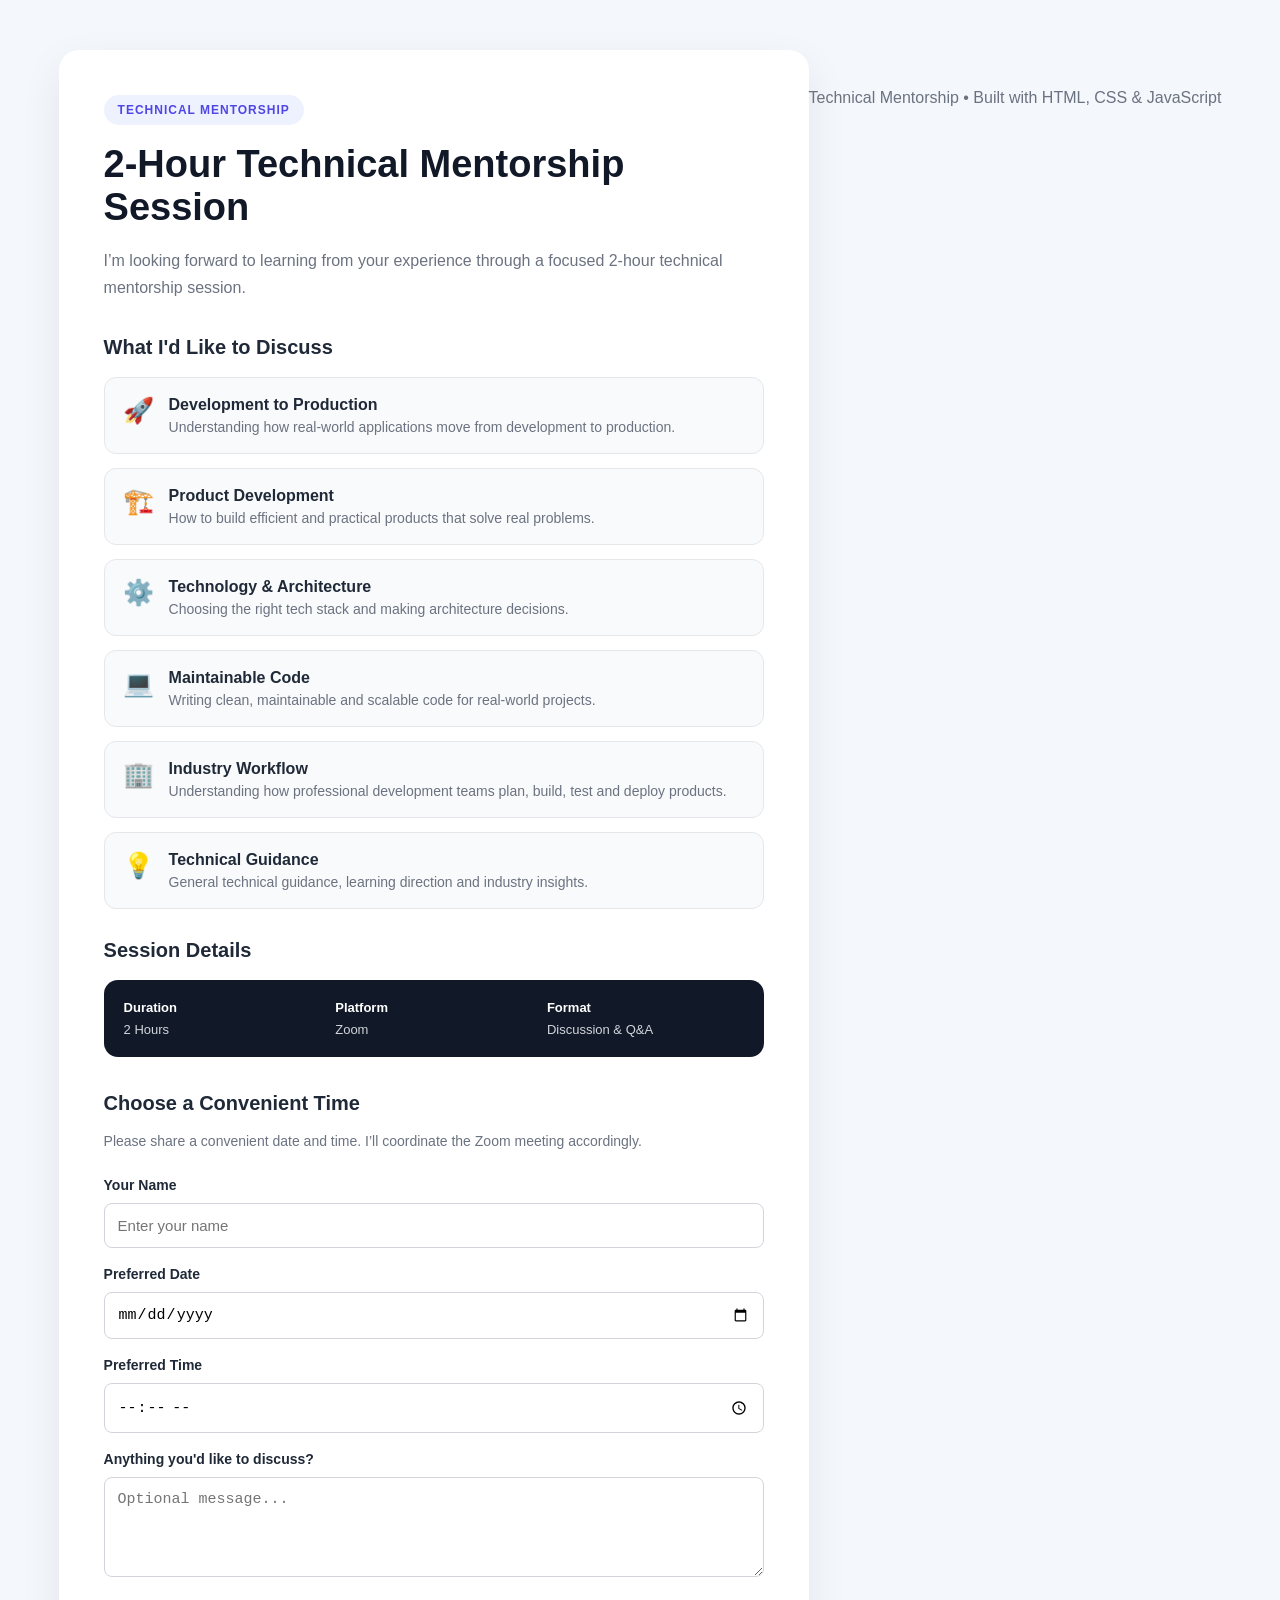
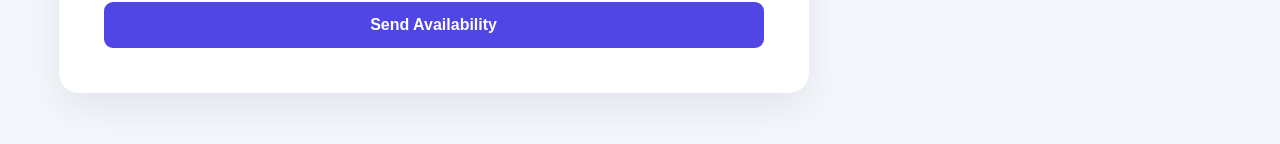
<file: index.html>
<!DOCTYPE html>
<html lang="en">
<head>
    <meta charset="UTF-8">
    <meta name="viewport" content="width=device-width, initial-scale=1.0">

    <title>Technical Mentorship Session</title>

    <link rel="stylesheet" href="style.css">
</head>

<body>

<div class="container">

    <div class="card">

        <div class="badge">
            TECHNICAL MENTORSHIP
        </div>

        <h1>2-Hour Technical Mentorship Session</h1>

        <p class="intro">
            I’m looking forward to learning from your experience through
            a focused 2-hour technical mentorship session.
        </p>


        <h2>What I'd Like to Discuss</h2>

        <div class="topics">

            <div class="topic">
                <span>🚀</span>
                <div>
                    <h3>Development to Production</h3>
                    <p>
                        Understanding how real-world applications move
                        from development to production.
                    </p>
                </div>
            </div>

            <div class="topic">
                <span>🏗️</span>
                <div>
                    <h3>Product Development</h3>
                    <p>
                        How to build efficient and practical products
                        that solve real problems.
                    </p>
                </div>
            </div>

            <div class="topic">
                <span>⚙️</span>
                <div>
                    <h3>Technology & Architecture</h3>
                    <p>
                        Choosing the right tech stack and making
                        architecture decisions.
                    </p>
                </div>
            </div>

            <div class="topic">
                <span>💻</span>
                <div>
                    <h3>Maintainable Code</h3>
                    <p>
                        Writing clean, maintainable and scalable code
                        for real-world projects.
                    </p>
                </div>
            </div>

            <div class="topic">
                <span>🏢</span>
                <div>
                    <h3>Industry Workflow</h3>
                    <p>
                        Understanding how professional development
                        teams plan, build, test and deploy products.
                    </p>
                </div>
            </div>

            <div class="topic">
                <span>💡</span>
                <div>
                    <h3>Technical Guidance</h3>
                    <p>
                        General technical guidance, learning direction
                        and industry insights.
                    </p>
                </div>
            </div>

        </div>


        <h2>Session Details</h2>

        <div class="session-info">

            <div>
                <strong>Duration</strong>
                <span>2 Hours</span>
            </div>

            <div>
                <strong>Platform</strong>
                <span>Zoom</span>
            </div>

            <div>
                <strong>Format</strong>
                <span>Discussion & Q&A</span>
            </div>

        </div>


        <h2>Choose a Convenient Time</h2>

        <p class="small-text">
            Please share a convenient date and time. I’ll coordinate
            the Zoom meeting accordingly.
        </p>


        <form id="mentorForm">

            <label for="name">Your Name</label>

            <input
                type="text"
                id="name"
                placeholder="Enter your name"
                required
            >


            <label for="date">Preferred Date</label>

            <input
                type="date"
                id="date"
                required
            >


            <label for="time">Preferred Time</label>

            <input
                type="time"
                id="time"
                required
            >


            <label for="message">
                Anything you'd like to discuss?
            </label>

            <textarea
                id="message"
                placeholder="Optional message..."
            ></textarea>


            <button type="submit">
                Send Availability
            </button>

        </form>


        <div id="successMessage" class="success">
            Thank you! Your availability has been received.
            I’ll coordinate the Zoom meeting accordingly.
        </div>

    </div>


    <div class="footer">
        Technical Mentorship • Built with HTML, CSS & JavaScript
    </div>

</div>


<script src="script.js"></script>

</body>
</html>
</file>
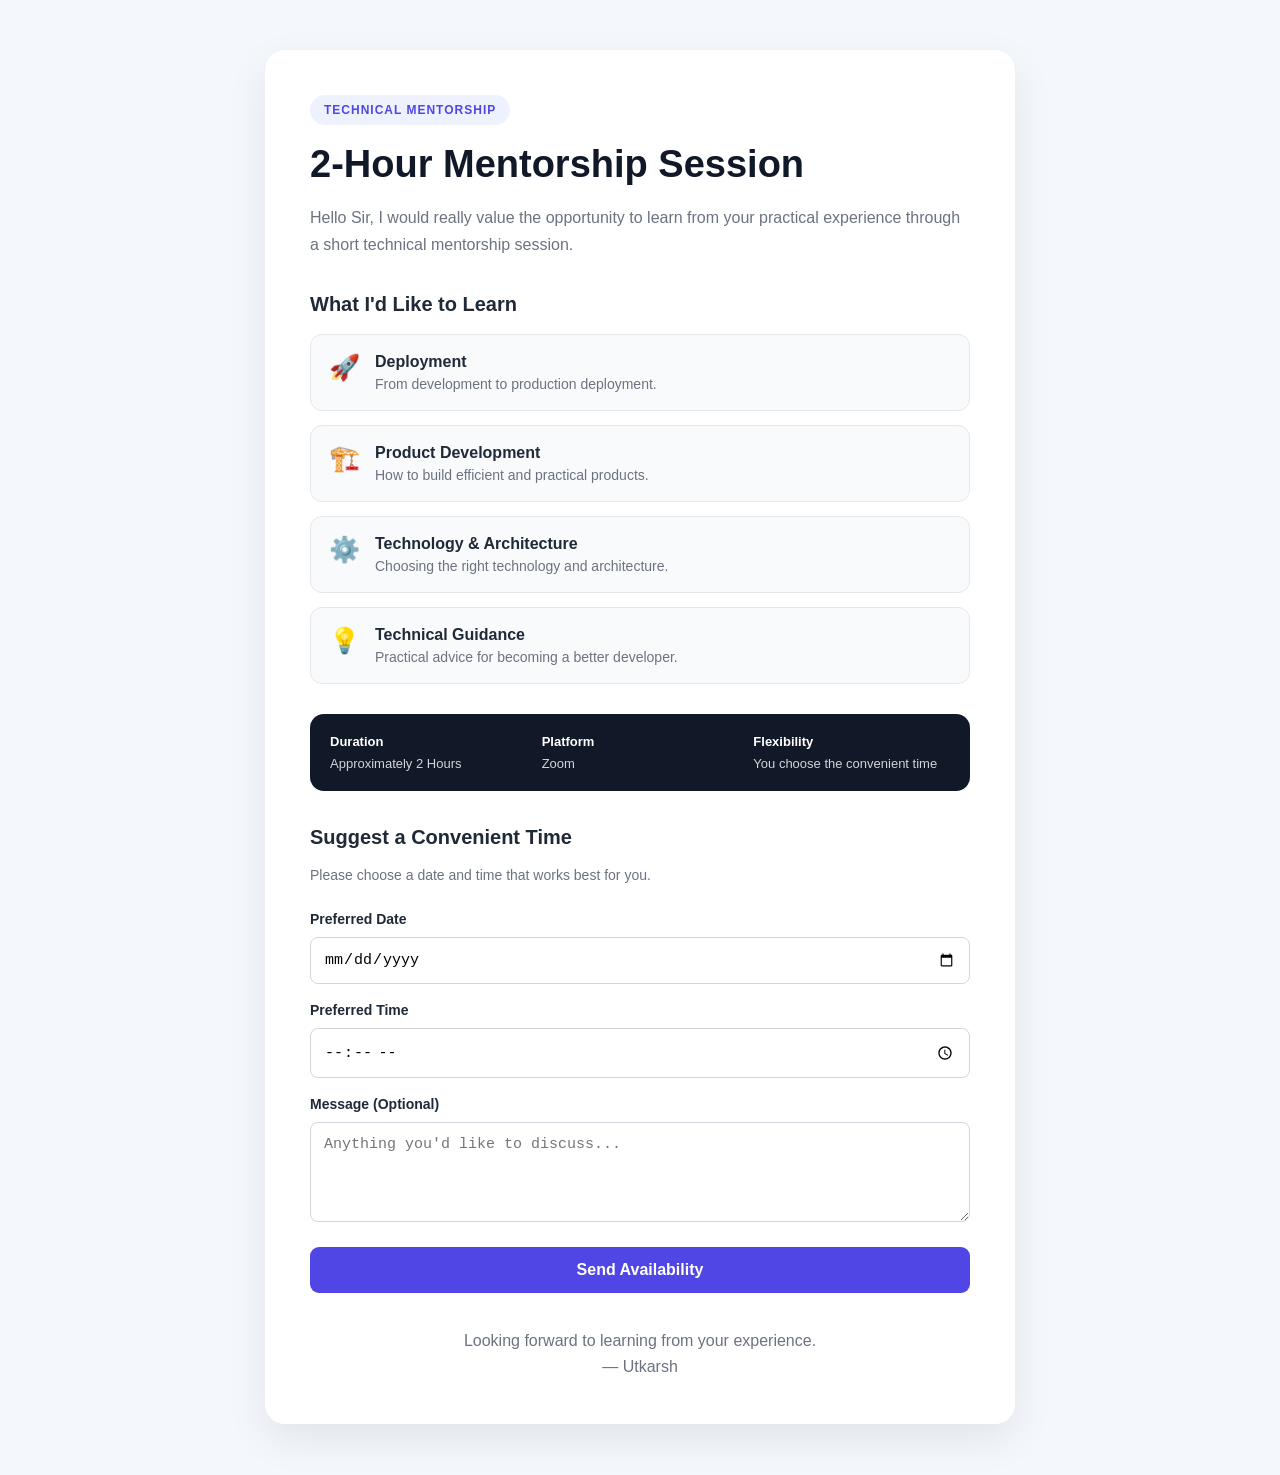
<file: menrtor_reqest/index.html>
<!DOCTYPE html>
<html lang="en">
<head>
    <meta charset="UTF-8">
    <meta name="viewport" content="width=device-width, initial-scale=1.0">

    <title>Mentorship Session Request</title>

    <link rel="stylesheet" href="style.css">
</head>

<body>

    <div class="container">

        <div class="card">

            <div class="badge">TECHNICAL MENTORSHIP</div>

            <h1>2-Hour Mentorship Session</h1>

            <p class="intro">
                Hello Sir, I would really value the opportunity to learn
                from your practical experience through a short technical
                mentorship session.
            </p>


            <h2>What I'd Like to Learn</h2>

            <div class="topics">

                <div class="topic">
                    <span>🚀</span>
                    <div>
                        <h3>Deployment</h3>
                        <p>From development to production deployment.</p>
                    </div>
                </div>

                <div class="topic">
                    <span>🏗️</span>
                    <div>
                        <h3>Product Development</h3>
                        <p>How to build efficient and practical products.</p>
                    </div>
                </div>

                <div class="topic">
                    <span>⚙️</span>
                    <div>
                        <h3>Technology & Architecture</h3>
                        <p>Choosing the right technology and architecture.</p>
                    </div>
                </div>

                <div class="topic">
                    <span>💡</span>
                    <div>
                        <h3>Technical Guidance</h3>
                        <p>Practical advice for becoming a better developer.</p>
                    </div>
                </div>

            </div>


            <div class="session-info">

                <div>
                    <strong>Duration</strong>
                    <span>Approximately 2 Hours</span>
                </div>

                <div>
                    <strong>Platform</strong>
                    <span>Zoom</span>
                </div>

                <div>
                    <strong>Flexibility</strong>
                    <span>You choose the convenient time</span>
                </div>

            </div>


            <h2>Suggest a Convenient Time</h2>

            <p class="small-text">
                Please choose a date and time that works best for you.
            </p>


            <form id="mentorForm">

                <label for="date">Preferred Date</label>
                <input type="date" id="date" required>


                <label for="time">Preferred Time</label>
                <input type="time" id="time" required>


                <label for="message">Message (Optional)</label>

                <textarea
                    id="message"
                    placeholder="Anything you'd like to discuss..."
                ></textarea>


                <button type="submit">
                    Send Availability
                </button>

            </form>


            <div id="successMessage" class="success">
                Thank you! Your availability has been prepared.
            </div>


            <p class="footer">
                Looking forward to learning from your experience.
                <br>
                — Utkarsh
            </p>

        </div>

    </div>

    <script src="script.js"></script>

</body>
</html>
</file>
<file: style.css>
* {
    margin: 0;
    padding: 0;
    box-sizing: border-box;
}

body {
    font-family: Arial, sans-serif;
    background: #f4f7fb;
    color: #1f2937;
}

.container {
    min-height: 100vh;
    display: flex;
    justify-content: center;
    padding: 50px 20px;
}

.card {
    width: 100%;
    max-width: 750px;
    background: white;
    padding: 45px;
    border-radius: 20px;
    box-shadow: 0 15px 40px rgba(0, 0, 0, 0.08);
}

.badge {
    display: inline-block;
    background: #eef2ff;
    color: #4f46e5;
    padding: 8px 14px;
    border-radius: 20px;
    font-size: 12px;
    font-weight: bold;
    letter-spacing: 1px;
    margin-bottom: 18px;
}

h1 {
    font-size: 38px;
    margin-bottom: 18px;
    color: #111827;
}

.intro {
    line-height: 1.7;
    color: #6b7280;
    font-size: 16px;
    margin-bottom: 35px;
}

h2 {
    font-size: 20px;
    margin-bottom: 18px;
}

.topics {
    display: grid;
    gap: 14px;
    margin-bottom: 30px;
}

.topic {
    display: flex;
    gap: 15px;
    padding: 18px;
    background: #f9fafb;
    border: 1px solid #e5e7eb;
    border-radius: 12px;
}

.topic span {
    font-size: 25px;
}

.topic h3 {
    font-size: 16px;
    margin-bottom: 5px;
}

.topic p {
    color: #6b7280;
    font-size: 14px;
}

.session-info {
    display: grid;
    grid-template-columns: repeat(3, 1fr);
    gap: 15px;
    padding: 20px;
    background: #111827;
    color: white;
    border-radius: 14px;
    margin-bottom: 35px;
}

.session-info div {
    display: flex;
    flex-direction: column;
    gap: 7px;
}

.session-info strong {
    font-size: 13px;
}

.session-info span {
    font-size: 13px;
    color: #d1d5db;
}

.small-text {
    color: #6b7280;
    margin-bottom: 20px;
    font-size: 14px;
}

form {
    display: flex;
    flex-direction: column;
    gap: 10px;
}

label {
    font-weight: bold;
    font-size: 14px;
    margin-top: 8px;
}

input,
textarea {
    width: 100%;
    padding: 13px;
    border: 1px solid #d1d5db;
    border-radius: 8px;
    font-size: 15px;
    outline: none;
}

input:focus,
textarea:focus {
    border-color: #4f46e5;
}

textarea {
    min-height: 100px;
    resize: vertical;
}

button {
    margin-top: 15px;
    padding: 14px;
    border: none;
    border-radius: 9px;
    background: #4f46e5;
    color: white;
    font-size: 16px;
    font-weight: bold;
    cursor: pointer;
}

button:hover {
    background: #4338ca;
}

.success {
    display: none;
    margin-top: 20px;
    padding: 15px;
    border-radius: 10px;
    background: #ecfdf5;
    color: #047857;
    text-align: center;
}

.footer {
    text-align: center;
    margin-top: 35px;
    color: #6b7280;
    line-height: 1.6;
}

@media (max-width: 600px) {

    .card {
        padding: 25px;
    }

    h1 {
        font-size: 30px;
    }

    .session-info {
        grid-template-columns: 1fr;
    }
}
</file>
<file: menrtor_reqest/style.css>
* {
    margin: 0;
    padding: 0;
    box-sizing: border-box;
}

body {
    font-family: Arial, sans-serif;
    background: #f4f7fb;
    color: #1f2937;
}

.container {
    min-height: 100vh;
    display: flex;
    justify-content: center;
    padding: 50px 20px;
}

.card {
    width: 100%;
    max-width: 750px;
    background: white;
    padding: 45px;
    border-radius: 20px;
    box-shadow: 0 15px 40px rgba(0, 0, 0, 0.08);
}

.badge {
    display: inline-block;
    background: #eef2ff;
    color: #4f46e5;
    padding: 8px 14px;
    border-radius: 20px;
    font-size: 12px;
    font-weight: bold;
    letter-spacing: 1px;
    margin-bottom: 18px;
}

h1 {
    font-size: 38px;
    margin-bottom: 18px;
    color: #111827;
}

.intro {
    line-height: 1.7;
    color: #6b7280;
    font-size: 16px;
    margin-bottom: 35px;
}

h2 {
    font-size: 20px;
    margin-bottom: 18px;
}

.topics {
    display: grid;
    gap: 14px;
    margin-bottom: 30px;
}

.topic {
    display: flex;
    gap: 15px;
    padding: 18px;
    background: #f9fafb;
    border: 1px solid #e5e7eb;
    border-radius: 12px;
}

.topic span {
    font-size: 25px;
}

.topic h3 {
    font-size: 16px;
    margin-bottom: 5px;
}

.topic p {
    color: #6b7280;
    font-size: 14px;
}

.session-info {
    display: grid;
    grid-template-columns: repeat(3, 1fr);
    gap: 15px;
    padding: 20px;
    background: #111827;
    color: white;
    border-radius: 14px;
    margin-bottom: 35px;
}

.session-info div {
    display: flex;
    flex-direction: column;
    gap: 7px;
}

.session-info strong {
    font-size: 13px;
}

.session-info span {
    font-size: 13px;
    color: #d1d5db;
}

.small-text {
    color: #6b7280;
    margin-bottom: 20px;
    font-size: 14px;
}

form {
    display: flex;
    flex-direction: column;
    gap: 10px;
}

label {
    font-weight: bold;
    font-size: 14px;
    margin-top: 8px;
}

input,
textarea {
    width: 100%;
    padding: 13px;
    border: 1px solid #d1d5db;
    border-radius: 8px;
    font-size: 15px;
    outline: none;
}

input:focus,
textarea:focus {
    border-color: #4f46e5;
}

textarea {
    min-height: 100px;
    resize: vertical;
}

button {
    margin-top: 15px;
    padding: 14px;
    border: none;
    border-radius: 9px;
    background: #4f46e5;
    color: white;
    font-size: 16px;
    font-weight: bold;
    cursor: pointer;
}

button:hover {
    background: #4338ca;
}

.success {
    display: none;
    margin-top: 20px;
    padding: 15px;
    border-radius: 10px;
    background: #ecfdf5;
    color: #047857;
    text-align: center;
}

.footer {
    text-align: center;
    margin-top: 35px;
    color: #6b7280;
    line-height: 1.6;
}

@media (max-width: 600px) {

    .card {
        padding: 25px;
    }

    h1 {
        font-size: 30px;
    }

    .session-info {
        grid-template-columns: 1fr;
    }
}
</file>
